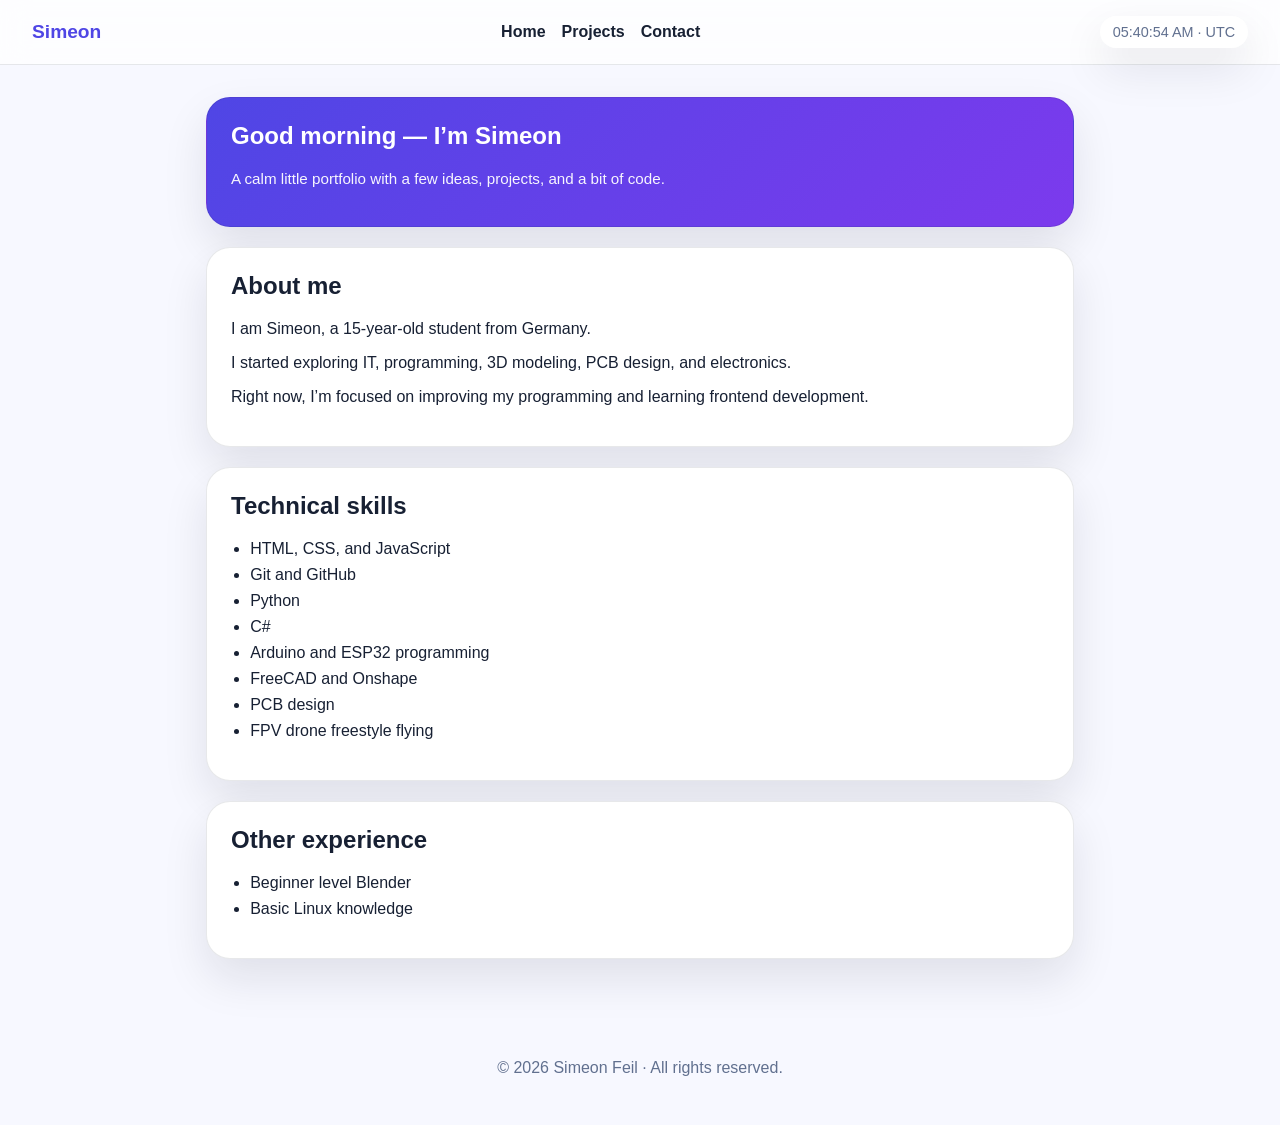
<file: index.html>
<!DOCTYPE html>
<html lang="en">
  <head>
    <meta charset="UTF-8">
    <meta name="viewport" content="width=device-width, initial-scale=1.0">
    <title>Personal Website</title>
    <link rel="icon" href="logo.svg" type="image/svg+xml">
    <link rel="stylesheet" href="style.css">
  </head>

  <body>
    <nav class="top-nav">
      <a class="brand" href="index.html">Simeon</a>
      <div class="nav-links">
        <a href="index.html">Home</a>
        <a href="projects.html">Projects</a>
        <a href="contact.html">Contact</a>
      </div>
      <div class="nav-actions">
        <div class="clock" id="live-clock" aria-live="polite"></div>
      </div>
    </nav>

    <main class="page">
      <section class="hero card">
        <h1>Hi,Im Simeon</h1>
        <p class="welcome-line">From Germany, learning new technology every day.</p>
      </section>

      <section class="card" id="about">
        <h2>About me</h2>
        <p>I am Simeon, a 15-year-old student from Germany.</p>
        <p>I started exploring IT, programming, 3D modeling, PCB design, and electronics.</p>
        <p>Right now, I’m focused on improving my programming and learning frontend development.</p>
      </section>

      <section class="card" id="skills">
        <h2>Technical skills</h2>
        <ul>
          <li>HTML, CSS, and JavaScript</li>
          <li>Git and GitHub</li>
          <li>Python</li>
          <li>C#</li>
          <li>Arduino and ESP32 programming</li>
          <li>FreeCAD and Onshape</li>
          <li>PCB design</li>
          <li>FPV drone freestyle flying</li>
        </ul>
      </section>

      <section class="card" id="experience">
        <h2>Other experience</h2>
        <ul>
          <li>Beginner level Blender</li>
          <li>Basic Linux knowledge</li>
        </ul>
      </section>
    </main>

    <footer>
      <p>© <span id="year"></span> Simeon Feil · All rights reserved.</p>
    </footer>

    <script src="JavaScript.js"></script>
  </body>
</html>
</file>
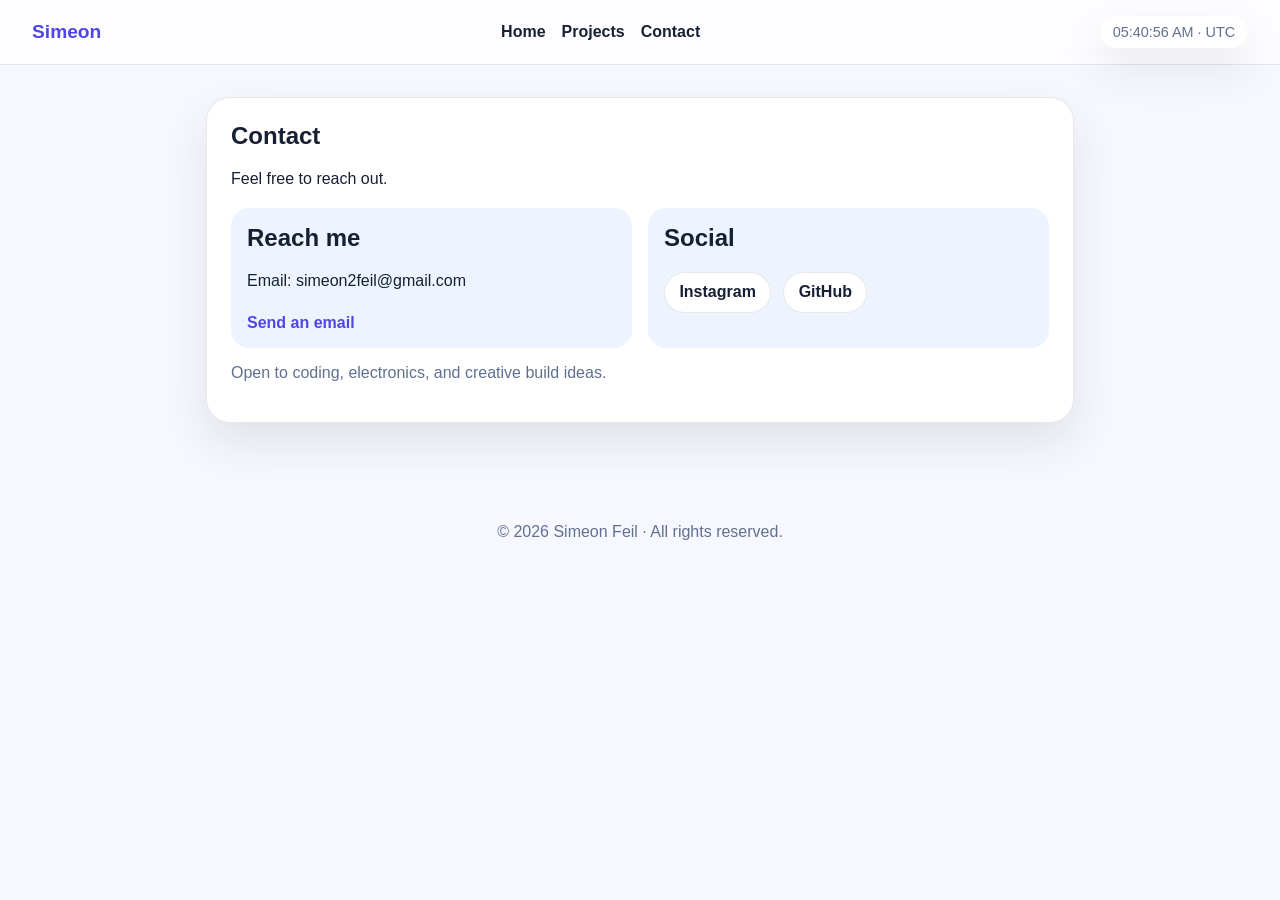
<file: contact.html>
<!DOCTYPE html>
<html lang="en">
  <head>
    <meta charset="UTF-8">
    <meta name="viewport" content="width=device-width, initial-scale=1.0">
    <title>Contact</title>
    <link rel="stylesheet" href="style.css">
  </head>
  <body>
    <nav class="top-nav">
      <a class="brand" href="index.html">Simeon</a>
      <div class="nav-links">
        <a href="index.html">Home</a>
        <a href="projects.html">Projects</a>
        <a href="contact.html">Contact</a>
      </div>
      <div class="nav-actions">
        <div class="clock" id="live-clock" aria-live="polite"></div>
      </div>
    </nav>

    <main class="page">
      <section class="card contact-card">
        <div class="contact-intro">
          <h1>Contact</h1>
          <p>Feel free to reach out.</p>
        </div>

        <div class="contact-grid">
          <div class="contact-card-item">
            <h2>Reach me</h2>
            <p>Email: simeon2feil@gmail.com</p>
            <a class="contact-link" href="mailto:simeon2feil@gmail.com">Send an email</a>
          </div>

          <div class="contact-card-item">
            <h2>Social</h2>
            <div class="social-links">
              <a class="social-link" href="https://www.instagram.com/simeon88404/" target="_blank" rel="noreferrer">Instagram</a>
              <a class="social-link" href="https://github.com/simeon2feil" target="_blank" rel="noreferrer">GitHub</a>
            </div>
          </div>
        </div>

        <p class="contact-note">Open to coding, electronics, and creative build ideas.</p>
      </section>
    </main>

    <footer>
      <p>© <span id="year"></span> Simeon Feil · All rights reserved.</p>
    </footer>

    <script src="JavaScript.js"></script>
  </body>
</html>
</file>
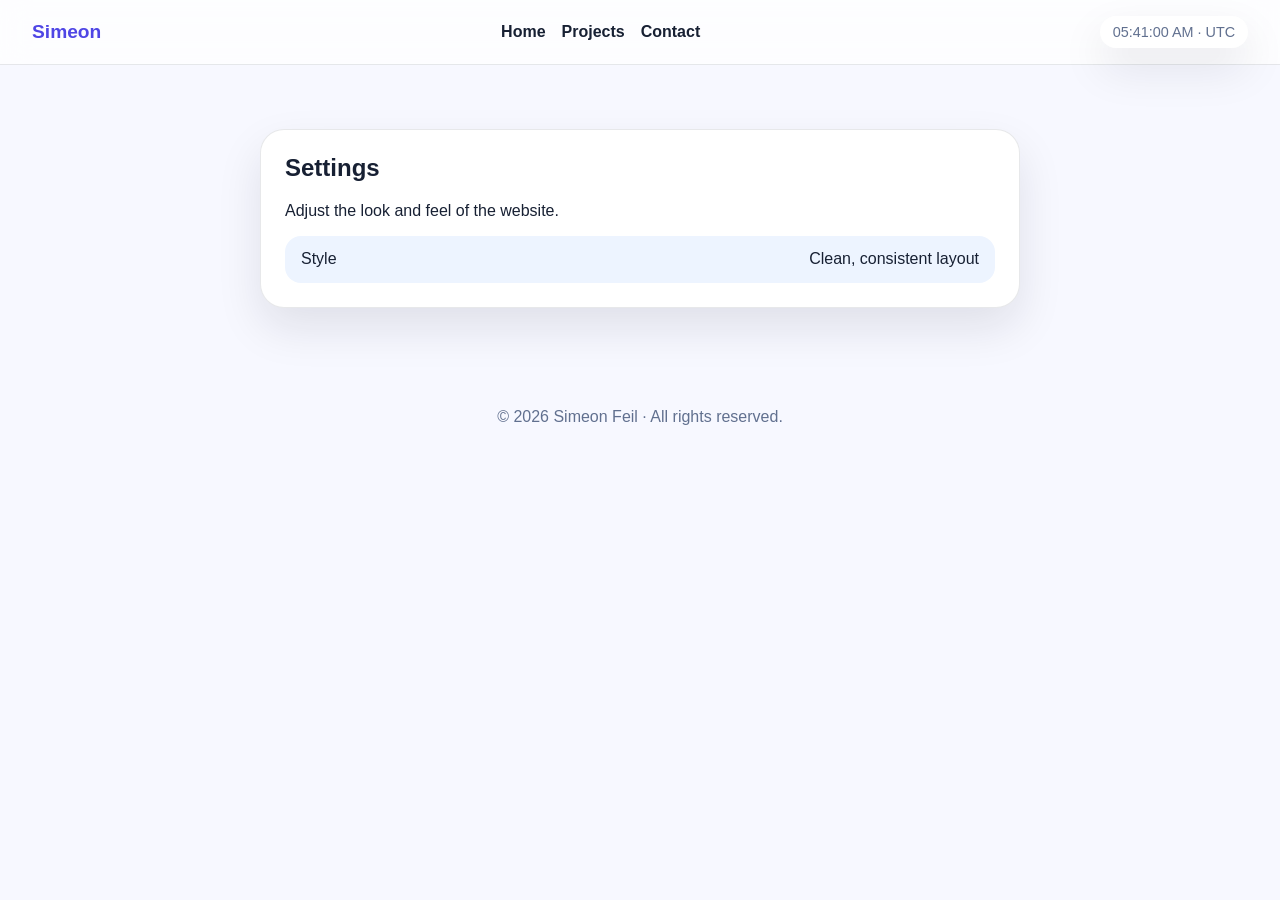
<file: settings.html>
<!DOCTYPE html>
<html lang="en">
  <head>
    <meta charset="UTF-8">
    <meta name="viewport" content="width=device-width, initial-scale=1.0">
    <title>Settings</title>
    <link rel="stylesheet" href="style.css">
  </head>
  <body>
    <nav class="top-nav">
      <a class="brand" href="index.html">Simeon</a>
      <div class="nav-links">
        <a href="index.html">Home</a>
        <a href="projects.html">Projects</a>
        <a href="contact.html">Contact</a>
      </div>
      <div class="nav-actions">
        <div class="clock" id="live-clock" aria-live="polite"></div>
      </div>
    </nav>

    <main class="page">
      <section class="card settings-card">
        <h1>Settings</h1>
        <p>Adjust the look and feel of the website.</p>

        <div class="settings-grid">
          <div class="setting-row">
            <span>Style</span>
            <span>Clean, consistent layout</span>
          </div>
        </div>
      </section>
    </main>

    <footer>
      <p>© <span id="year"></span> Simeon Feil · All rights reserved.</p>
    </footer>

    <script src="JavaScript.js"></script>
  </body>
</html>
</file>
<file: style.css>
:root {
  color-scheme: light;
  --bg: #f7f8ff;
  --bg-accent: #e8f0ff;
  --surface: #ffffff;
  --surface-2: #edf4ff;
  --text: #172033;
  --muted: #61708f;
  --accent: #4f46e5;
  --accent-2: #7c3aed;
  --border: rgba(23, 32, 51, 0.1);
  --shadow: 0 20px 45px rgba(16, 24, 40, 0.1);
}

body.theme-default {
  color-scheme: light;
  --bg: #f7f8ff;
  --bg-accent: #e8f0ff;
  --surface: #ffffff;
  --surface-2: #edf4ff;
  --text: #172033;
  --muted: #61708f;
  --accent: #4f46e5;
  --accent-2: #7c3aed;
  --border: rgba(23, 32, 51, 0.1);
  --shadow: 0 20px 45px rgba(16, 24, 40, 0.1);
}

body.theme-white {
  color-scheme: light;
  --bg: #ffffff;
  --bg-accent: #f5f7ff;
  --surface: #ffffff;
  --surface-2: #f2f5ff;
  --text: #111827;
  --muted: #5f6b7a;
  --accent: #4f46e5;
  --accent-2: #7c3aed;
  --border: rgba(17, 24, 39, 0.12);
  --shadow: 0 16px 38px rgba(15, 23, 42, 0.08);
}

body.theme-green {
  color-scheme: light;
  --bg: #f3fcf7;
  --bg-accent: #dff6e8;
  --surface: #ffffff;
  --surface-2: #dff7e5;
  --text: #173226;
  --muted: #5f7669;
  --accent: #0f766e;
  --accent-2: #16a34a;
  --border: rgba(23, 50, 38, 0.12);
  --shadow: 0 18px 42px rgba(15, 23, 42, 0.08);
}

body.theme-yellow {
  color-scheme: light;
  --bg: #fff9e8;
  --bg-accent: #fff3cf;
  --surface: #fffdf8;
  --surface-2: #fef2c7;
  --text: #3f2e10;
  --muted: #8a6c31;
  --accent: #d97706;
  --accent-2: #f59e0b;
  --border: rgba(63, 46, 16, 0.12);
  --shadow: 0 18px 42px rgba(120, 53, 15, 0.1);
}

body.theme-black {
  color-scheme: dark;
  --bg: #050816;
  --bg-accent: #111a33;
  --surface: #0c1630;
  --surface-2: #17244d;
  --text: #eaf3ff;
  --muted: #98a4c0;
  --accent: #38bdf8;
  --accent-2: #818cf8;
  --border: rgba(255, 255, 255, 0.08);
  --shadow: 0 24px 50px rgba(0, 0, 0, 0.35);
}

* {
  box-sizing: border-box;
}

body {
  margin: 0;
  font-family: Arial, Helvetica, sans-serif;
  background: var(--bg);
  color: var(--text);
  min-height: 100vh;
  overflow-x: hidden;
  transition: background 0.35s ease, color 0.35s ease;
  position: relative;
  isolation: isolate;
}

body::before {
  content: "";
  position: fixed;
  inset: 0;
  background: radial-gradient(circle at top right, rgba(255, 255, 255, 0.28), transparent 45%);
  opacity: 0;
  pointer-events: none;
  z-index: -1;
  transition: opacity 0.45s ease;
}

body.theme-black::before {
  background: radial-gradient(circle at top right, rgba(124, 147, 255, 0.28), transparent 44%);
}

body.theme-transition::before {
  animation: themeSweep 0.7s ease;
}

@keyframes themeSweep {
  0% {
    opacity: 0;
    transform: scale(0.92);
  }
  40% {
    opacity: 1;
    transform: scale(1.03);
  }
  100% {
    opacity: 0;
    transform: scale(1.08);
  }
}

.top-nav {
  display: flex;
  justify-content: space-between;
  align-items: center;
  padding: 1rem 2rem;
  background: rgba(255, 255, 255, 0.72);
  backdrop-filter: blur(14px);
  border-bottom: 1px solid var(--border);
  position: sticky;
  top: 0;
  z-index: 10;
}

body.theme-black .top-nav {
  background: rgba(8, 15, 25, 0.8);
}

.brand {
  font-weight: 700;
  font-size: 1.2rem;
  text-decoration: none;
  color: var(--accent);
}

.nav-links {
  display: flex;
  gap: 1rem;
}

.nav-links a,
.social-link {
  text-decoration: none;
  color: var(--text);
  font-weight: 600;
}

.nav-links a:hover,
.social-link:hover {
  color: var(--accent);
}

.nav-actions {
  display: flex;
  align-items: center;
  gap: 0.7rem;
  flex-wrap: wrap;
}

.clock {
  padding: 0.5rem 0.8rem;
  border-radius: 999px;
  background: var(--surface);
  color: var(--muted);
  font-size: 0.9rem;
  box-shadow: var(--shadow);
}

button,
select,
input[type="checkbox"] {
  border: 1px solid var(--border);
  border-radius: 999px;
  padding: 0.6rem 0.9rem;
  cursor: pointer;
  font: inherit;
  box-shadow: var(--shadow);
  background: var(--surface);
  color: var(--text);
  transition: transform 0.2s ease, box-shadow 0.2s ease, background-color 0.2s ease, color 0.2s ease;
}

input[type="checkbox"] {
  padding: 0;
  width: 18px;
  height: 18px;
  accent-color: var(--accent);
}

button:hover,
select:hover,
button:focus-visible,
select:focus-visible {
  transform: translateY(-3px) scale(1.02);
  box-shadow: 0 14px 30px rgba(15, 23, 42, 0.16);
}

button:active {
  transform: translateY(0) scale(0.98);
}

.nav-links a,
.social-link,
.contact-link,
.settings-toggle {
  transition: color 0.2s ease, transform 0.2s ease, box-shadow 0.2s ease;
}

.nav-links a:hover,
.social-link:hover,
.contact-link:hover,
.settings-toggle:hover {
  transform: translateY(-2px);
  color: var(--accent);
}

.theme-toggle {
  background: linear-gradient(135deg, var(--accent), var(--accent-2));
  color: white;
  min-width: 118px;
  box-shadow: 0 12px 24px rgba(79, 70, 229, 0.2);
  border-color: transparent;
}

select.theme-toggle {
  appearance: none;
  background-image: linear-gradient(45deg, transparent 50%, white 50%), linear-gradient(135deg, white 50%, transparent 50%);
  background-position: calc(100% - 18px) calc(50% - 2px), calc(100% - 12px) calc(50% - 2px);
  background-size: 6px 6px, 6px 6px;
  background-repeat: no-repeat;
  padding-right: 2.2rem;
}

.theme-toggle:hover {
  transform: translateY(-3px) scale(1.02);
}

.settings-toggle {
  background: var(--surface);
  text-decoration: none;
  display: inline-flex;
  align-items: center;
}

.settings-card {
  max-width: 760px;
  margin: 2rem auto 0;
  padding: 1.5rem;
}

.settings-grid {
  display: grid;
  gap: 1rem;
  margin-top: 1rem;
}

.setting-row {
  display: flex;
  align-items: center;
  justify-content: space-between;
  gap: 0.7rem;
  padding: 0.9rem 1rem;
  border-radius: 16px;
  background: var(--surface-2);
}

.setting-actions {
  display: flex;
  align-items: center;
  gap: 0.8rem;
}

.night-mode-button {
  background: linear-gradient(135deg, #111827, #374151);
  color: white;
}

.page {
  max-width: 900px;
  margin: 0 auto;
  padding: 2rem 1rem 3rem;
}

.card {
  background: var(--surface);
  border: 1px solid var(--border);
  border-radius: 24px;
  padding: 1.5rem;
  margin-bottom: 1.25rem;
  box-shadow: var(--shadow);
  transition: transform 0.25s ease, box-shadow 0.25s ease;
}

.card:hover {
  transform: translateY(-3px);
  box-shadow: 0 24px 55px rgba(20, 33, 61, 0.16);
}

.card.reveal {
  opacity: 0;
  transform: translateY(20px);
}

.card.reveal.visible {
  opacity: 1;
  transform: translateY(0);
}

.hero {
  background: linear-gradient(135deg, var(--accent), var(--accent-2));
  color: white;
  position: relative;
  overflow: hidden;
}

.eyebrow {
  text-transform: uppercase;
  letter-spacing: 0.2em;
  font-size: 0.8rem;
  opacity: 0.8;
}

.welcome-line {
  font-size: 0.95rem;
  margin-top: 0.5rem;
  opacity: 0.95;
}

h1, h2 {
  margin-top: 0;
}

ul {
  padding-left: 1.2rem;
}

li {
  margin-bottom: 0.5rem;
}

.project-grid {
  display: grid;
  grid-template-columns: repeat(2, minmax(0, 1fr));
  gap: 1.25rem;
}

.image-square-wrapper {
  margin-top: 1rem;
  width: 100%;
  max-width: 220px;
  aspect-ratio: 1 / 1;
  border-radius: 16px;
  overflow: hidden;
  display: grid;
  place-items: center;
  background: var(--surface-2);
}

.image-square-wrapper img {
  width: 100%;
  height: 100%;
  object-fit: cover;
}

.contact-intro {
  margin-bottom: 1.25rem;
}

.contact-grid {
  display: grid;
  grid-template-columns: repeat(2, minmax(0, 1fr));
  gap: 1rem;
}

.contact-card-item {
  background: var(--surface-2);
  border-radius: 18px;
  padding: 1rem;
}

.contact-link {
  display: inline-block;
  margin-top: 0.5rem;
  color: var(--accent);
  font-weight: 600;
  text-decoration: none;
}

.contact-note {
  margin-top: 1rem;
  color: var(--muted);
}

.social-links {
  display: flex;
  flex-wrap: wrap;
  gap: 0.75rem;
  margin: 0.75rem 0 0;
}

.social-link {
  display: inline-flex;
  align-items: center;
  gap: 0.5rem;
  padding: 0.65rem 0.9rem;
  border-radius: 999px;
  background: var(--surface);
  border: 1px solid var(--border);
}

.social-icon {
  display: inline-flex;
  align-items: center;
  justify-content: center;
}

.social-icon svg {
  width: 18px;
  height: 18px;
  fill: currentColor;
}

.email {
  color: var(--muted);
}

footer {
  text-align: center;
  padding: 1rem 0 2rem;
  color: var(--muted);
}

@media (max-width: 700px) {
  .top-nav {
    flex-wrap: wrap;
    gap: 0.75rem;
  }

  .nav-actions {
    width: 100%;
    justify-content: flex-start;
  }

  .project-grid,
  .contact-grid {
    grid-template-columns: 1fr;
  }
}
</file>
